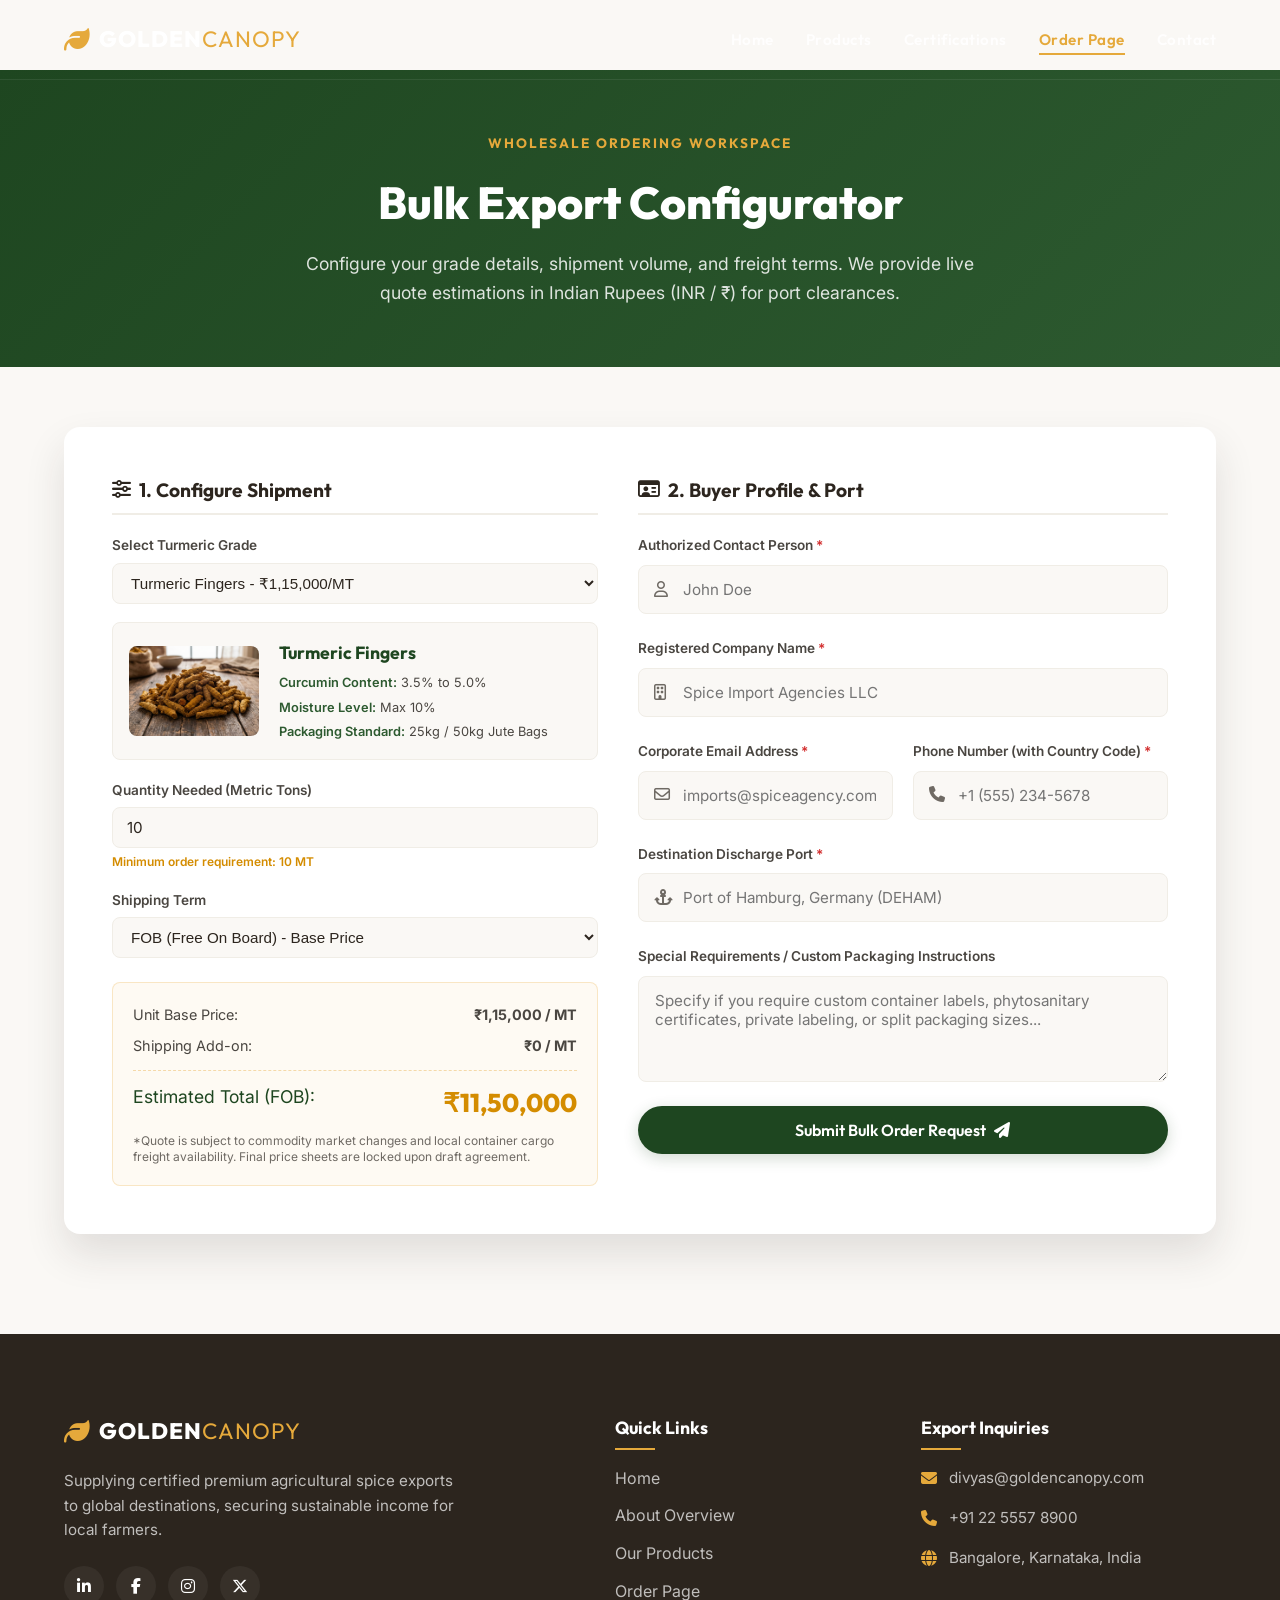
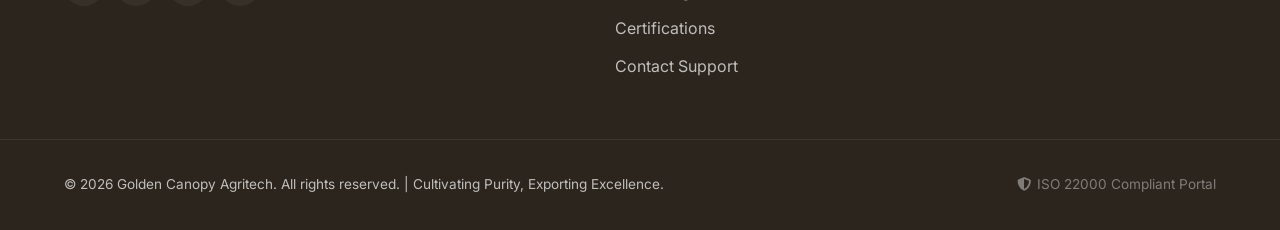
<file: order.html>
<!DOCTYPE html>
<html lang="en">
<head>
  <meta charset="UTF-8">
  <meta name="viewport" content="width=device-width, initial-scale=1.0">
  <meta name="description" content="Configure wholesale export orders for premium Turmeric Fingers, Turmeric Powder, and Organic Turmeric products. Request custom FOB/CIF quotes from Golden Canopy Agritech.">
  <title>Wholesale Export Order Configurator | Golden Canopy Agritech</title>
  
  <!-- Google Fonts -->
  <link rel="preconnect" href="https://fonts.googleapis.com">
  <link rel="preconnect" href="https://fonts.gstatic.com" crossorigin>
  <link href="https://fonts.googleapis.com/css2?family=Inter:wght@300;400;500;600;700&family=Outfit:wght@300;400;500;600;700;800&display=swap" rel="stylesheet">
  
  <!-- FontAwesome Icons -->
  <link rel="stylesheet" href="https://cdnjs.cloudflare.com/ajax/libs/font-awesome/6.4.0/css/all.min.css">
  
  <!-- Custom Styles -->
  <link rel="stylesheet" href="style.css">
</head>
<body class="order-page-body">

  <!-- Navigation Bar -->
  <header class="header scrolled"> <!-- Kept scrolled by default on order page for contrast -->
    <div class="nav-container">
      <a href="index.html#home" class="logo">
        <span class="logo-leaf"><i class="fa-solid fa-leaf"></i></span>
        <span class="logo-text">GOLDEN<span>CANOPY</span></span>
      </a>
      
      <nav class="navbar" id="navbar">
        <ul class="nav-menu">
          <li class="nav-item"><a href="index.html#home" class="nav-link">Home</a></li>
          <li class="nav-item"><a href="index.html#products" class="nav-link">Products</a></li>
          <li class="nav-item"><a href="index.html#certification" class="nav-link">Certifications</a></li>
          <li class="nav-item"><a href="order.html" class="nav-link active">Order Page</a></li>
          <li class="nav-item"><a href="index.html#contact" class="nav-link">Contact</a></li>
        </ul>
      </nav>

      <button class="mobile-toggle" aria-label="Toggle navigation menu" id="mobile-toggle">
        <span class="bar"></span>
        <span class="bar"></span>
        <span class="bar"></span>
      </button>
    </div>
  </header>

  <!-- Page Main Title Area -->
  <section class="order-hero-banner">
    <div class="container text-center">
      <span class="section-tag">Wholesale Ordering Workspace</span>
      <h1 class="order-hero-title">Bulk Export Configurator</h1>
      <p class="order-hero-desc">Configure your grade details, shipment volume, and freight terms. We provide live quote estimations in Indian Rupees (INR / ₹) for port clearances.</p>
    </div>
  </section>

  <!-- Order Workspace Configurator Section -->
  <section class="order-workspace-section">
    <div class="container">
      
      <!-- Order / Configurator Wrapper -->
      <div class="order-workspace-card" id="order-workspace-card">
        
        <!-- Form input State (active configuration) -->
        <div id="order-form-state">
          <div class="order-split-grid">
            
            <!-- Left Panel: Configurator details -->
            <div class="order-config-panel">
              <h3 class="panel-subtitle"><i class="fa-solid fa-sliders"></i> 1. Configure Shipment</h3>
              
              <div class="order-group">
                <label for="order-product-select">Select Turmeric Grade</label>
                <select id="order-product-select" class="form-control-order">
                  <option value="fingers" data-price="115000" data-min="10">Turmeric Fingers - ₹1,15,000/MT</option>
                  <option value="powder" data-price="140000" data-min="5">Turmeric Powder - ₹1,40,000/MT</option>
                  <option value="organic" data-price="205000" data-min="2">Organic Turmeric Powder - ₹2,05,000/MT</option>
                </select>
              </div>
              
              <!-- Product spec card update preview -->
              <div class="product-preview-specs-box" id="product-preview-specs-box">
                <div class="preview-img-wrapper">
                  <img src="images/fingers/fingers-1.jpg" alt="Selected product grade preview" id="order-preview-img">
                </div>
                <div class="preview-details">
                  <h4 id="order-preview-title">Turmeric Fingers</h4>
                  <ul class="preview-specs-list" id="order-preview-specs">
                    <li><span>Curcumin Content:</span> 3.5% to 5.0%</li>
                    <li><span>Moisture Level:</span> Max 10%</li>
                    <li><span>Packaging Standard:</span> 25kg / 50kg Jute Bags</li>
                  </ul>
                </div>
              </div>
              
              <div class="order-group">
                <label for="order-quantity">Quantity Needed (Metric Tons)</label>
                <div class="quantity-input-wrapper">
                  <input type="number" id="order-quantity" class="form-control-order" value="10" min="1" step="1">
                </div>
                <span class="min-order-note" id="min-order-note">Minimum order requirement: 10 MT</span>
              </div>

              <div class="order-group">
                <label for="order-shipping">Shipping Term</label>
                <select id="order-shipping" class="form-control-order">
                  <option value="FOB" data-extra="0">FOB (Free On Board) - Base Price</option>
                  <option value="CIF" data-extra="10000">CIF (Cost, Insurance &amp; Freight) - +₹10,000/MT</option>
                  <option value="CFR" data-extra="8000">CFR (Cost &amp; Freight) - +₹8,000/MT</option>
                </select>
              </div>
              
              <!-- Live Invoice Quote Calculator Box -->
              <div class="quote-calculator-box">
                <div class="calc-row">
                  <span>Unit Base Price:</span>
                  <strong id="calc-unit-price">₹1,15,000 / MT</strong>
                </div>
                <div class="calc-row">
                  <span>Shipping Add-on:</span>
                  <strong id="calc-shipping-price">₹0 / MT</strong>
                </div>
                <div class="calc-row total">
                  <span>Estimated Total (FOB):</span>
                  <strong id="calc-total-price">₹11,50,000</strong>
                </div>
                <p class="calc-terms-note">*Quote is subject to commodity market changes and local container cargo freight availability. Final price sheets are locked upon draft agreement.</p>
              </div>
            </div>
            
            <!-- Right Panel: Buyer registration form -->
            <div class="order-buyer-panel">
              <h3 class="panel-subtitle"><i class="fa-regular fa-id-card"></i> 2. Buyer Profile &amp; Port</h3>
              
              <form id="order-submit-form" novalidate>
                <div class="form-group">
                  <label for="order-name">Authorized Contact Person <span class="required">*</span></label>
                  <div class="input-wrapper">
                    <span class="input-icon"><i class="fa-regular fa-user"></i></span>
                    <input type="text" id="order-name" placeholder="John Doe" required>
                  </div>
                  <span class="error-msg" id="order-name-error">Contact person name is required.</span>
                </div>
                
                <div class="form-group">
                  <label for="order-company">Registered Company Name <span class="required">*</span></label>
                  <div class="input-wrapper">
                    <span class="input-icon"><i class="fa-regular fa-building"></i></span>
                    <input type="text" id="order-company" placeholder="Spice Import Agencies LLC" required>
                  </div>
                  <span class="error-msg" id="order-company-error">Company name is required.</span>
                </div>

                <div class="form-row">
                  <div class="form-group">
                    <label for="order-email">Corporate Email Address <span class="required">*</span></label>
                    <div class="input-wrapper">
                      <span class="input-icon"><i class="fa-regular fa-envelope"></i></span>
                      <input type="email" id="order-email" placeholder="imports@spiceagency.com" required>
                    </div>
                    <span class="error-msg" id="order-email-error">Valid business email is required.</span>
                  </div>
                  <div class="form-group">
                    <label for="order-phone">Phone Number (with Country Code) <span class="required">*</span></label>
                    <div class="input-wrapper">
                      <span class="input-icon"><i class="fa-solid fa-phone"></i></span>
                      <input type="tel" id="order-phone" placeholder="+1 (555) 234-5678" required>
                    </div>
                    <span class="error-msg" id="order-phone-error">Phone number is required.</span>
                  </div>
                </div>

                <div class="form-group">
                  <label for="order-port">Destination Discharge Port <span class="required">*</span></label>
                  <div class="input-wrapper">
                    <span class="input-icon"><i class="fa-solid fa-anchor"></i></span>
                    <input type="text" id="order-port" placeholder="Port of Hamburg, Germany (DEHAM)" required>
                  </div>
                  <span class="error-msg" id="order-port-error">Discharge port is required for custom quote calculations.</span>
                </div>

                <div class="form-group">
                  <label for="order-message">Special Requirements / Custom Packaging Instructions</label>
                  <div class="input-wrapper">
                    <textarea id="order-message" rows="4" placeholder="Specify if you require custom container labels, phytosanitary certificates, private labeling, or split packaging sizes..."></textarea>
                  </div>
                </div>

                <button type="submit" class="btn btn-primary btn-block" id="order-submit-btn">
                  Submit Bulk Order Request <i class="fa-solid fa-paper-plane"></i>
                </button>
              </form>
            </div>
            
          </div>
        </div>
        
        <!-- Success Receipt State (displays after successful submission) -->
        <div id="order-success-state" style="display: none;">
          <div class="success-icon"><i class="fa-solid fa-circle-check"></i></div>
          <h2 class="success-heading">Bulk Order Inquiry Registered</h2>
          <p class="success-desc">Thank you for submitting your wholesale request. Your custom configuration has been logged under Quote reference ID: <strong id="order-ref-number">GCA-2026-98412</strong></p>
          
          <div class="invoice-summary-card">
            <h4>Export Quotation Details</h4>
            <div class="invoice-row">
              <span>Selected Product Grade:</span>
              <strong id="summary-product">Turmeric Fingers</strong>
            </div>
            <div class="invoice-row">
              <span>Required Volume:</span>
              <strong id="summary-quantity">10 Metric Tons</strong>
            </div>
            <div class="invoice-row">
              <span>Shipping Terms:</span>
              <strong id="summary-shipping">FOB</strong>
            </div>
            <div class="invoice-row">
              <span>Discharge Destination Port:</span>
              <strong id="summary-port">Port of Hamburg</strong>
            </div>
            <hr class="invoice-divider">
            <div class="invoice-row total">
              <span>Estimated Quote Value (INR):</span>
              <strong id="summary-total">₹11,50,000</strong>
            </div>
          </div>
          
          <div class="invoice-next-steps">
            <p><i class="fa-solid fa-circle-info"></i> **Next Steps:**</p>
            <ul>
              <li>A digital specification sheet containing lab test report samples and banking terms has been dispatched to your corporate email.</li>
              <li>Our international sales manager will review container route schedules and email you a formalized contract draft within 12 business hours.</li>
            </ul>
          </div>
          
          <div class="action-buttons-group">
            <button class="btn btn-primary" onclick="window.print()"><i class="fa-solid fa-print"></i> Print Invoice Quote</button>
            <button class="btn btn-outline" id="order-success-reset-btn">Submit Another Configuration</button>
          </div>
        </div>

      </div>

    </div>
  </section>

  <!-- Footer Section -->
  <footer class="footer">
    <div class="footer-top">
      <div class="container footer-grid">
        <!-- Footer Col 1 -->
        <div class="footer-brand">
          <a href="index.html#home" class="logo footer-logo">
            <span class="logo-leaf"><i class="fa-solid fa-leaf"></i></span>
            <span class="logo-text">GOLDEN<span>CANOPY</span></span>
          </a>
          <p class="footer-tagline-text">Supplying certified premium agricultural spice exports to global destinations, securing sustainable income for local farmers.</p>
          <div class="social-links">
            <a href="#" aria-label="LinkedIn"><i class="fa-brands fa-linkedin-in"></i></a>
            <a href="#" aria-label="Facebook"><i class="fa-brands fa-facebook-f"></i></a>
            <a href="#" aria-label="Instagram"><i class="fa-brands fa-instagram"></i></a>
            <a href="#" aria-label="Twitter"><i class="fa-brands fa-x-twitter"></i></a>
          </div>
        </div>

        <!-- Footer Col 2 -->
        <div class="footer-links">
          <h4>Quick Links</h4>
          <ul class="footer-links-list">
            <li><a href="index.html#home">Home</a></li>
            <li><a href="index.html#about">About Overview</a></li>
            <li><a href="index.html#products">Our Products</a></li>
            <li><a href="order.html">Order Page</a></li>
            <li><a href="index.html#certification">Certifications</a></li>
            <li><a href="index.html#contact">Contact Support</a></li>
          </ul>
        </div>

        <!-- Footer Col 3 -->
        <div class="footer-contact">
          <h4>Export Inquiries</h4>
          <p><i class="fa-solid fa-envelope"></i> <a href="mailto:divyas@goldencanopy.com">divyas@goldencanopy.com</a></p>
          <p><i class="fa-solid fa-phone"></i> +91 22 5557 8900</p>
          <p><i class="fa-solid fa-globe"></i> Bangalore, Karnataka, India</p>
        </div>
      </div>
    </div>
    
    <div class="footer-bottom">
      <div class="container text-center flex flex-between">
        <p>&copy; 2026 Golden Canopy Agritech. All rights reserved. | Cultivating Purity, Exporting Excellence.</p>
        <p class="security-text"><i class="fa-solid fa-shield-halved"></i> ISO 22000 Compliant Portal</p>
      </div>
    </div>
  </footer>

  <!-- Unified custom scripts -->
  <script src="script.js"></script>
</body>
</html>
</file>
<file: style.css>
/* ==========================================================================
   GOLDEN CANOPY AGRITECH - STYLESHEET
   Core Design System: Green, Yellow, White & Earthy Tones
   ========================================================================== */

:root {
  /* Color Palette */
  --primary: #1E4620;        /* Forest Green */
  --primary-light: #2D5A30;
  --secondary: #E5A93B;      /* Golden Turmeric Yellow */
  --secondary-hover: #D48C00;
  --dark: #2C251E;           /* Soil Dark Brown */
  --light-bg: #FAF8F5;       /* Warm Cream */
  --white: #FFFFFF;
  --gray-light: #F0EDE6;     /* Muted Earth Accent */
  --gray: #6F6A64;           /* Neutral Body Text */
  --gray-dark: #4A4641;
  --success: #2e7d32;
  --error: #d32f2f;
  
  /* Glassmorphism Accents */
  --glass-bg: rgba(255, 255, 255, 0.85);
  --glass-border: rgba(255, 255, 255, 0.4);
  --glass-shadow: rgba(44, 37, 30, 0.08);

  /* Typography */
  --font-heading: 'Outfit', sans-serif;
  --font-body: 'Inter', sans-serif;

  /* Layout Constants */
  --header-height: 80px;
  --header-scroll-height: 70px;
  --border-radius-sm: 8px;
  --border-radius-md: 16px;
  --border-radius-lg: 30px;
  
  /* Transitions */
  --transition-fast: 0.2s ease;
  --transition-normal: 0.3s ease;
  --transition-slow: 0.5s cubic-bezier(0.4, 0, 0.2, 1);
  --shadow-card: 0 10px 30px rgba(44, 37, 30, 0.05);
  --shadow-hover: 0 20px 40px rgba(44, 37, 30, 0.12);
}

/* ==========================================================================
   1. RESET & GLOBAL STYLES
   ========================================================================== */
*, *::before, *::after {
  box-sizing: border-box;
  margin: 0;
  padding: 0;
}

html {
  scroll-behavior: smooth;
  font-size: 16px;
  -webkit-tap-highlight-color: transparent;
}

body {
  font-family: var(--font-body);
  background-color: var(--light-bg);
  color: var(--dark);
  line-height: 1.6;
  font-weight: 400;
  overflow-x: hidden;
}

img {
  max-width: 100%;
  display: block;
  height: auto;
}

a {
  text-decoration: none;
  color: inherit;
  transition: var(--transition-fast);
}

ul, ol {
  list-style: none;
}

button, input, textarea {
  font-family: inherit;
  font-size: inherit;
  outline: none;
  border: none;
}

button {
  cursor: pointer;
  background: none;
}

/* Custom Scrollbar */
::-webkit-scrollbar {
  width: 10px;
}
::-webkit-scrollbar-track {
  background: var(--light-bg);
}
::-webkit-scrollbar-thumb {
  background: var(--primary-light);
  border: 2px solid var(--light-bg);
  border-radius: var(--border-radius-sm);
}
::-webkit-scrollbar-thumb:hover {
  background: var(--secondary);
}

/* ==========================================================================
   2. REUSABLE UTILITIES
   ========================================================================== */
.container {
  width: 100%;
  max-width: 1200px;
  margin: 0 auto;
  padding: 0 24px;
}

.section {
  padding: 100px 0;
}

.grid {
  display: grid;
  gap: 32px;
}

.grid-2 {
  grid-template-columns: repeat(2, 1fr);
}

.grid-3 {
  grid-template-columns: repeat(3, 1fr);
}

.flex {
  display: flex;
}

.flex-between {
  justify-content: space-between;
  align-items: center;
}

.text-center {
  text-align: center;
}

.max-w-600 {
  max-width: 600px;
  margin-left: auto;
  margin-right: auto;
}

/* Buttons */
.btn {
  display: inline-flex;
  align-items: center;
  justify-content: center;
  gap: 8px;
  padding: 14px 28px;
  font-family: var(--font-heading);
  font-weight: 600;
  border-radius: var(--border-radius-lg);
  font-size: 1rem;
  transition: var(--transition-normal);
  transform: translateY(0);
}

.btn:active {
  transform: translateY(1px);
}

.btn-primary {
  background-color: var(--primary);
  color: var(--white);
  box-shadow: 0 4px 15px rgba(30, 70, 32, 0.2);
}

.btn-primary:hover {
  background-color: var(--secondary);
  color: var(--dark);
  box-shadow: 0 6px 20px rgba(229, 169, 59, 0.35);
  transform: translateY(-2px);
}

.btn-outline {
  background-color: transparent;
  color: var(--white);
  border: 2px solid var(--white);
}

.btn-outline:hover {
  background-color: var(--white);
  color: var(--primary);
  transform: translateY(-2px);
}

.btn-block {
  display: flex;
  width: 100%;
}

/* Typography styles */
.section-tag {
  display: inline-block;
  font-family: var(--font-heading);
  font-weight: 700;
  font-size: 0.85rem;
  color: var(--secondary);
  text-transform: uppercase;
  letter-spacing: 2px;
  margin-bottom: 12px;
}

.section-title {
  font-family: var(--font-heading);
  font-weight: 800;
  font-size: 2.5rem;
  color: var(--primary);
  line-height: 1.2;
  margin-bottom: 20px;
}

.section-desc {
  font-size: 1.1rem;
  color: var(--gray);
  margin-bottom: 60px;
}

.lead-text {
  font-size: 1.2rem;
  color: var(--primary-light);
  font-weight: 500;
  margin-bottom: 20px;
}

.text-content {
  color: var(--gray);
  margin-bottom: 30px;
}

/* ==========================================================================
   3. NAVIGATION BAR
   ========================================================================== */
.header {
  position: fixed;
  top: 0;
  left: 0;
  width: 100%;
  height: var(--header-height);
  z-index: 1000;
  background-color: transparent;
  border-bottom: 1px solid rgba(255, 255, 255, 0.08);
  transition: var(--transition-normal);
  display: flex;
  align-items: center;
}

.header.scrolled {
  height: var(--header-scroll-height);
  background-color: var(--glass-bg);
  border-bottom: 1px solid var(--glass-border);
  box-shadow: 0 4px 30px var(--glass-shadow);
  backdrop-filter: blur(12px);
}

.nav-container {
  width: 100%;
  max-width: 1200px;
  margin: 0 auto;
  padding: 0 24px;
  display: flex;
  justify-content: space-between;
  align-items: center;
}

/* Logo Design */
.logo {
  display: flex;
  align-items: center;
  gap: 8px;
  font-family: var(--font-heading);
  font-weight: 800;
  font-size: 1.4rem;
  letter-spacing: 1px;
}

.header.scrolled .logo {
  color: var(--primary);
}

.header:not(.scrolled) .logo {
  color: var(--white);
}

.logo-leaf {
  color: var(--secondary);
  font-size: 1.6rem;
  display: flex;
  align-items: center;
}

.logo-text span {
  font-weight: 400;
  color: var(--secondary);
}

/* Navigation Links */
.nav-menu {
  display: flex;
  gap: 32px;
}

.nav-link {
  font-family: var(--font-heading);
  font-weight: 600;
  font-size: 0.95rem;
  letter-spacing: 0.5px;
  position: relative;
  padding: 6px 0;
}

.header:not(.scrolled) .nav-link {
  color: rgba(255, 255, 255, 0.85);
}

.header.scrolled .nav-link {
  color: var(--gray-dark);
}

.header:not(.scrolled) .nav-link:hover,
.header:not(.scrolled) .nav-link.active {
  color: var(--secondary);
}

.header.scrolled .nav-link:hover,
.header.scrolled .nav-link.active {
  color: var(--primary);
}

.nav-link::after {
  content: '';
  position: absolute;
  bottom: 0;
  left: 0;
  width: 100%;
  height: 2px;
  background-color: var(--secondary);
  transform: scaleX(0);
  transform-origin: right;
  transition: transform var(--transition-normal);
}

.header.scrolled .nav-link::after {
  background-color: var(--primary);
}

.nav-link:hover::after,
.nav-link.active::after {
  transform: scaleX(1);
  transform-origin: left;
}

/* Mobile Toggle Hamburger Button */
.mobile-toggle {
  display: none;
  flex-direction: column;
  justify-content: space-between;
  width: 30px;
  height: 20px;
  z-index: 1001;
}

.mobile-toggle .bar {
  height: 3px;
  width: 100%;
  border-radius: 4px;
  transition: var(--transition-normal);
}

.header:not(.scrolled) .mobile-toggle .bar {
  background-color: var(--white);
}

.header.scrolled .mobile-toggle .bar {
  background-color: var(--primary);
}

/* ==========================================================================
   4. HERO SECTION
   ========================================================================== */
.hero {
  position: relative;
  width: 100%;
  min-height: 100vh;
  display: flex;
  align-items: center;
  justify-content: flex-start;
  padding-top: var(--header-height);
  background-image: url('images/hero-bg.jpg');
  background-size: cover;
  background-position: center;
  background-repeat: no-repeat;
  color: var(--white);
  overflow: hidden;
}

.hero-overlay {
  position: absolute;
  top: 0;
  left: 0;
  width: 100%;
  height: 100%;
  background: linear-gradient(135deg, rgba(30, 70, 32, 0.85) 0%, rgba(44, 37, 30, 0.6) 100%);
  z-index: 1;
}

.hero-content {
  position: relative;
  z-index: 2;
  max-width: 750px;
  padding: 0 40px;
  margin-left: calc((100vw - 1200px) / 2 + 24px);
}

@media (max-width: 1248px) {
  .hero-content {
    margin-left: 24px;
  }
}

.hero-subtitle {
  display: inline-flex;
  align-items: center;
  gap: 8px;
  background: rgba(229, 169, 59, 0.2);
  border: 1px solid rgba(229, 169, 59, 0.4);
  padding: 6px 16px;
  border-radius: var(--border-radius-lg);
  font-family: var(--font-heading);
  font-weight: 700;
  font-size: 0.85rem;
  color: var(--secondary);
  text-transform: uppercase;
  letter-spacing: 1px;
  margin-bottom: 24px;
}

.hero-title {
  font-family: var(--font-heading);
  font-weight: 800;
  font-size: 3.8rem;
  line-height: 1.1;
  color: var(--white);
  margin-bottom: 16px;
}

.hero-tagline {
  font-family: var(--font-heading);
  font-size: 1.5rem;
  color: var(--secondary);
  font-weight: 500;
  margin-bottom: 24px;
}

.hero-description {
  font-size: 1.1rem;
  color: rgba(255, 255, 255, 0.85);
  margin-bottom: 40px;
  line-height: 1.6;
}

.hero-cta-group {
  display: flex;
  gap: 16px;
}

.scroll-indicator {
  position: absolute;
  bottom: 30px;
  left: 50%;
  transform: translateX(-50%);
  z-index: 2;
  display: flex;
  flex-direction: column;
  align-items: center;
  gap: 8px;
  font-size: 0.85rem;
  opacity: 0.7;
}

.scroll-indicator span {
  font-family: var(--font-heading);
  font-weight: 600;
  letter-spacing: 1px;
}

.animate-bounce {
  animation: bounce 2s infinite;
}

@keyframes bounce {
  0%, 20%, 50%, 80%, 100% {
    transform: translateY(0);
  }
  40% {
    transform: translateY(-8px);
  }
  60% {
    transform: translateY(-4px);
  }
}

/* ==========================================================================
   5. OVERVIEW / ABOUT SECTION
   ========================================================================== */
.overview-section {
  background-color: var(--white);
  position: relative;
}

.about-stats-card {
  position: relative;
  display: flex;
  align-items: center;
  justify-content: center;
}

.stat-img-wrapper {
  position: relative;
  width: 100%;
  height: 400px;
  background-image: url('images/organic/organic-1.jpg');
  background-size: cover;
  background-position: center;
  border-radius: var(--border-radius-md);
  box-shadow: var(--shadow-card);
}

.stat-img-wrapper::after {
  content: '';
  position: absolute;
  top: 0;
  left: 0;
  width: 100%;
  height: 100%;
  background: linear-gradient(to bottom, rgba(30, 70, 32, 0.2), rgba(30, 70, 32, 0.7));
  border-radius: var(--border-radius-md);
}

.stat-overlay-card {
  position: absolute;
  background-color: var(--white);
  padding: 24px 32px;
  border-radius: var(--border-radius-md);
  box-shadow: 0 15px 35px rgba(44, 37, 30, 0.12);
  z-index: 5;
  text-align: center;
  max-width: 220px;
  bottom: 40px;
  left: -20px;
  border-left: 5px solid var(--secondary);
}

.stat-overlay-card.second {
  left: auto;
  right: -20px;
  bottom: auto;
  top: 40px;
  border-left: none;
  border-right: 5px solid var(--primary);
}

.stat-overlay-card h3 {
  font-family: var(--font-heading);
  font-size: 2.2rem;
  font-weight: 800;
  color: var(--primary);
  margin-bottom: 4px;
}

.stat-overlay-card p {
  font-size: 0.9rem;
  color: var(--gray);
  font-weight: 600;
}

.features-grid {
  display: grid;
  grid-template-columns: repeat(2, 1fr);
  gap: 24px;
  margin-top: 40px;
}

.feature-item {
  display: flex;
  gap: 16px;
}

.feature-icon {
  background-color: var(--gray-light);
  color: var(--primary);
  width: 48px;
  height: 48px;
  border-radius: 50%;
  display: flex;
  align-items: center;
  justify-content: center;
  font-size: 1.25rem;
  flex-shrink: 0;
  transition: var(--transition-normal);
}

.feature-item:hover .feature-icon {
  background-color: var(--primary);
  color: var(--white);
  transform: scale(1.1);
}

.feature-info h4 {
  font-family: var(--font-heading);
  font-size: 1.1rem;
  font-weight: 700;
  color: var(--dark);
  margin-bottom: 4px;
}

.feature-info p {
  font-size: 0.9rem;
  color: var(--gray);
}

/* ==========================================================================
   6. PRODUCTS SECTION
   ========================================================================== */
.products-section {
  background-color: var(--light-bg);
}

.product-card {
  background-color: var(--white);
  border-radius: var(--border-radius-md);
  overflow: hidden;
  box-shadow: var(--shadow-card);
  transition: var(--transition-slow);
  display: flex;
  flex-direction: column;
  height: 100%;
}

.product-card:hover {
  transform: translateY(-8px);
  box-shadow: var(--shadow-hover);
}

/* Carousel / Image Slider Stylings */
.carousel-container {
  position: relative;
  width: 100%;
  aspect-ratio: 4/3;
  overflow: hidden;
  background-color: var(--gray-light);
}

.carousel-slides {
  width: 100%;
  height: 100%;
  position: relative;
}

.slide {
  position: absolute;
  top: 0;
  left: 0;
  width: 100%;
  height: 100%;
  opacity: 0;
  visibility: hidden;
  transition: opacity var(--transition-slow), visibility var(--transition-slow);
}

.slide.active {
  opacity: 1;
  visibility: visible;
}

.slide img {
  width: 100%;
  height: 100%;
  object-fit: cover;
}

.carousel-btn {
  position: absolute;
  top: 50%;
  transform: translateY(-50%);
  width: 40px;
  height: 40px;
  border-radius: 50%;
  background-color: rgba(255, 255, 255, 0.9);
  color: var(--dark);
  box-shadow: 0 4px 10px rgba(0,0,0,0.1);
  display: flex;
  align-items: center;
  justify-content: center;
  z-index: 10;
  font-size: 0.9rem;
  opacity: 0;
  transition: var(--transition-normal);
}

.carousel-container:hover .carousel-btn {
  opacity: 1;
}

.carousel-btn:hover {
  background-color: var(--primary);
  color: var(--white);
}

.carousel-btn.prev {
  left: 16px;
}

.carousel-btn.next {
  right: 16px;
}

.carousel-dots {
  position: absolute;
  bottom: 16px;
  left: 50%;
  transform: translateX(-50%);
  display: flex;
  gap: 8px;
  z-index: 10;
}

.dot {
  width: 8px;
  height: 8px;
  border-radius: 50%;
  background-color: rgba(255, 255, 255, 0.5);
  cursor: pointer;
  transition: var(--transition-normal);
}

.dot.active {
  background-color: var(--secondary);
  width: 20px;
  border-radius: 4px;
}

/* Product Info */
.product-info {
  padding: 32px;
  display: flex;
  flex-direction: column;
  flex-grow: 1;
}

.product-name {
  font-family: var(--font-heading);
  font-size: 1.6rem;
  font-weight: 700;
  color: var(--primary);
  margin-bottom: 12px;
}

.product-description {
  font-size: 0.95rem;
  color: var(--gray);
  margin-bottom: 24px;
  line-height: 1.5;
}

/* Specifications Table/Accordion details */
.specs-wrapper {
  margin-top: auto;
  border-top: 1px solid var(--gray-light);
  padding-top: 20px;
}

.specs-title {
  font-family: var(--font-heading);
  font-size: 1rem;
  font-weight: 700;
  color: var(--dark);
  margin-bottom: 12px;
}

.specs-list {
  display: grid;
  gap: 8px;
}

.specs-list li {
  font-size: 0.85rem;
  display: flex;
  justify-content: space-between;
  border-bottom: 1px dashed var(--gray-light);
  padding-bottom: 6px;
  color: var(--gray-dark);
}

.specs-list li span {
  font-weight: 600;
  color: var(--primary-light);
}

/* Price and Order Button styling */
.price-order-action {
  margin-top: 20px;
  padding-top: 16px;
  border-top: 1px dashed var(--gray-light);
  display: flex;
  justify-content: space-between;
  align-items: center;
}

.product-price {
  font-size: 0.95rem;
  color: var(--gray-dark);
}

.product-price strong {
  font-family: var(--font-heading);
  font-size: 1.4rem;
  color: var(--secondary-hover);
  font-weight: 800;
}

.shipping-tag {
  display: inline-block;
  font-size: 0.75rem;
  background-color: var(--gray-light);
  color: var(--primary);
  padding: 2px 6px;
  border-radius: 4px;
  font-weight: 700;
  vertical-align: middle;
}

.btn-order {
  padding: 10px 20px !important;
  font-size: 0.85rem !important;
  border-radius: var(--border-radius-sm) !important;
}

/* ==========================================================================
   7. CERTIFICATION SECTION
   ========================================================================== */
.certification-section {
  background-color: var(--white);
}

.certificates-grid {
  margin-bottom: 40px;
}

.certificate-card {
  background-color: var(--light-bg);
  border-radius: var(--border-radius-md);
  overflow: hidden;
  box-shadow: var(--shadow-card);
  transition: var(--transition-normal);
  text-align: center;
  cursor: pointer;
  border: 1px solid rgba(44,37,30,0.03);
}

.certificate-card:hover {
  transform: translateY(-6px);
  box-shadow: var(--shadow-hover);
  border-color: var(--secondary);
}

.cert-image-container {
  position: relative;
  aspect-ratio: 4/3;
  overflow: hidden;
  background-color: var(--gray-light);
  user-select: none;
}

/* Shield Overlay to intercept clicks & drags on certificate images */
.cert-shield {
  position: absolute;
  top: 0;
  left: 0;
  width: 100%;
  height: 100%;
  z-index: 10;
  cursor: pointer;
}

.cert-img {
  width: 100%;
  height: 100%;
  object-fit: cover;
  transition: var(--transition-slow);
  pointer-events: none; /* Disable native browser dragging */
}

.certificate-card:hover .cert-img {
  transform: scale(1.05);
}

.cert-info {
  padding: 24px;
}

.cert-info h3 {
  font-family: var(--font-heading);
  font-size: 1.25rem;
  font-weight: 700;
  color: var(--primary);
  margin-bottom: 4px;
}

.cert-info p {
  font-size: 0.9rem;
  color: var(--gray);
  margin-bottom: 16px;
}

.cert-view-btn {
  display: inline-flex;
  align-items: center;
  gap: 8px;
  font-family: var(--font-heading);
  font-size: 0.85rem;
  font-weight: 700;
  color: var(--secondary-hover);
  transition: var(--transition-fast);
}

.certificate-card:hover .cert-view-btn {
  color: var(--primary);
}

.cert-footer-text {
  font-size: 0.85rem;
  color: var(--gray);
  display: inline-flex;
  align-items: center;
  gap: 8px;
  background-color: var(--light-bg);
  padding: 8px 20px;
  border-radius: var(--border-radius-lg);
  margin-top: 20px;
}

/* ==========================================================================
   8. CONTACT SECTION
   ========================================================================== */
.contact-section {
  background-color: var(--light-bg);
}

.contact-info-container {
  display: flex;
  flex-direction: column;
  justify-content: center;
}

.contact-subtitle {
  font-size: 1.1rem;
  color: var(--gray-dark);
  margin-bottom: 40px;
}

.contact-details {
  display: grid;
  gap: 32px;
  margin-bottom: 40px;
}

.contact-detail-item {
  display: flex;
  gap: 20px;
}

.contact-icon {
  width: 56px;
  height: 56px;
  border-radius: 12px;
  background-color: var(--white);
  color: var(--primary);
  box-shadow: var(--shadow-card);
  display: flex;
  align-items: center;
  justify-content: center;
  font-size: 1.4rem;
  flex-shrink: 0;
  transition: var(--transition-normal);
}

.contact-detail-item:hover .contact-icon {
  background-color: var(--primary);
  color: var(--white);
  transform: translateY(-3px);
}

.detail-text h4 {
  font-family: var(--font-heading);
  font-size: 1.1rem;
  font-weight: 700;
  color: var(--dark);
  margin-bottom: 4px;
}

.detail-text p {
  color: var(--gray);
  font-size: 0.95rem;
}

.detail-text a:hover {
  color: var(--primary);
}

.business-hours {
  background-color: var(--white);
  padding: 24px;
  border-radius: var(--border-radius-md);
  border-left: 4px solid var(--secondary);
  box-shadow: var(--shadow-card);
}

.business-hours h4 {
  font-family: var(--font-heading);
  font-weight: 700;
  color: var(--primary);
  margin-bottom: 8px;
  display: flex;
  align-items: center;
  gap: 8px;
}

.business-hours p {
  font-size: 0.9rem;
  color: var(--gray-dark);
}

/* Contact Form UI */
.contact-form-container {
  background-color: var(--white);
  padding: 48px;
  border-radius: var(--border-radius-md);
  box-shadow: var(--shadow-hover);
  position: relative;
  overflow: hidden;
}

.contact-form-container h3 {
  font-family: var(--font-heading);
  font-weight: 800;
  font-size: 1.8rem;
  color: var(--primary);
  margin-bottom: 8px;
}

.contact-form-container p {
  font-size: 0.95rem;
  color: var(--gray);
  margin-bottom: 32px;
}

.form-group {
  margin-bottom: 24px;
  position: relative;
}

.form-row {
  display: grid;
  grid-template-columns: repeat(2, 1fr);
  gap: 20px;
}

.form-group label {
  display: block;
  font-size: 0.85rem;
  font-weight: 600;
  color: var(--gray-dark);
  margin-bottom: 8px;
}

.form-group label .required {
  color: var(--error);
}

.input-wrapper {
  position: relative;
  display: flex;
  align-items: center;
}

.input-icon {
  position: absolute;
  left: 16px;
  color: var(--gray);
  font-size: 1rem;
  pointer-events: none;
}

.form-group input,
.form-group textarea {
  width: 100%;
  padding: 14px 16px 14px 44px;
  border: 1.5px solid var(--gray-light);
  background-color: var(--light-bg);
  border-radius: var(--border-radius-sm);
  color: var(--dark);
  font-size: 0.95rem;
  transition: var(--transition-normal);
}

.form-group textarea {
  padding-left: 16px;
  resize: vertical;
}

.form-group input:focus,
.form-group textarea:focus {
  border-color: var(--primary);
  background-color: var(--white);
  box-shadow: 0 0 0 4px rgba(30, 70, 32, 0.06);
}

/* Success / Error States styling */
.form-group.error input,
.form-group.error textarea {
  border-color: var(--error);
  background-color: rgba(211, 47, 47, 0.02);
}

.form-group.success input,
.form-group.success textarea {
  border-color: var(--success);
  background-color: rgba(46, 125, 50, 0.02);
}

.error-msg {
  display: none;
  font-size: 0.8rem;
  color: var(--error);
  margin-top: 6px;
  font-weight: 500;
}

.form-group.error .error-msg {
  display: block;
}

/* Submit Form Success Overlay state */
.form-success-state {
  position: absolute;
  top: 0;
  left: 0;
  width: 100%;
  height: 100%;
  background-color: var(--white);
  z-index: 20;
  padding: 48px;
  display: none;
  flex-direction: column;
  align-items: center;
  justify-content: center;
  text-align: center;
  animation: fadeIn var(--transition-normal);
}

.form-success-state.active {
  display: flex;
}

.success-icon {
  width: 80px;
  height: 80px;
  border-radius: 50%;
  background-color: rgba(46, 125, 50, 0.1);
  color: var(--success);
  font-size: 3rem;
  display: flex;
  align-items: center;
  justify-content: center;
  margin-bottom: 24px;
}

.form-success-state h3 {
  font-size: 2rem;
  font-weight: 800;
  color: var(--primary);
  margin-bottom: 12px;
}

.form-success-state p {
  color: var(--gray);
  max-width: 400px;
  margin-bottom: 30px;
}

@keyframes fadeIn {
  from { opacity: 0; transform: scale(0.98); }
  to { opacity: 1; transform: scale(1); }
}

/* ==========================================================================
   9. FOOTER
   ========================================================================== */
.footer {
  background-color: var(--dark);
  color: rgba(255, 255, 255, 0.7);
}

.footer-top {
  padding: 80px 0 60px;
  border-bottom: 1px solid rgba(255, 255, 255, 0.08);
}

.footer-grid {
  display: grid;
  grid-template-columns: 2fr 1fr 1.2fr;
  gap: 60px;
}

.footer-brand .logo {
  color: var(--white);
  margin-bottom: 20px;
}

.footer-tagline-text {
  font-size: 0.95rem;
  margin-bottom: 24px;
  max-width: 400px;
}

.social-links {
  display: flex;
  gap: 12px;
}

.social-links a {
  width: 40px;
  height: 40px;
  border-radius: 50%;
  background-color: rgba(255, 255, 255, 0.05);
  color: var(--white);
  display: flex;
  align-items: center;
  justify-content: center;
  transition: var(--transition-normal);
}

.social-links a:hover {
  background-color: var(--secondary);
  color: var(--dark);
  transform: translateY(-3px);
}

.footer-links h4,
.footer-contact h4 {
  font-family: var(--font-heading);
  font-size: 1.1rem;
  font-weight: 700;
  color: var(--white);
  margin-bottom: 24px;
  position: relative;
}

.footer-links h4::after,
.footer-contact h4::after {
  content: '';
  position: absolute;
  bottom: -8px;
  left: 0;
  width: 40px;
  height: 2px;
  background-color: var(--secondary);
}

.footer-links ul {
  display: grid;
  gap: 12px;
}

.footer-links a:hover {
  color: var(--secondary);
  padding-left: 4px;
}

.footer-contact p {
  display: flex;
  gap: 12px;
  margin-bottom: 16px;
  font-size: 0.95rem;
}

.footer-contact i {
  color: var(--secondary);
  font-size: 1rem;
  margin-top: 4px;
}

.footer-contact a:hover {
  color: var(--secondary);
}

.footer-bottom {
  padding: 30px 0;
  font-size: 0.85rem;
}

.footer-bottom p {
  margin: 4px 0;
}

.security-text {
  display: inline-flex;
  align-items: center;
  gap: 6px;
  color: rgba(255, 255, 255, 0.4);
}

/* ==========================================================================
   10. LIGHTBOX / MODAL FOR CERTIFICATES
   ========================================================================== */
.lightbox-modal {
  position: fixed;
  top: 0;
  left: 0;
  width: 100%;
  height: 100%;
  background-color: rgba(14, 18, 14, 0.95);
  z-index: 2000;
  display: flex;
  align-items: center;
  justify-content: center;
  opacity: 0;
  visibility: hidden;
  transition: opacity var(--transition-normal), visibility var(--transition-normal);
  padding: 40px;
}

.lightbox-modal.active {
  opacity: 1;
  visibility: visible;
}

.lightbox-close {
  position: absolute;
  top: 30px;
  right: 40px;
  color: var(--white);
  font-size: 2.5rem;
  transition: var(--transition-normal);
  z-index: 2010;
}

.lightbox-close:hover {
  color: var(--secondary);
  transform: rotate(90deg);
}

.lightbox-content {
  position: relative;
  max-width: 800px;
  width: 100%;
  max-height: 85vh;
  display: flex;
  align-items: center;
  justify-content: center;
  box-shadow: 0 25px 50px rgba(0,0,0,0.5);
  border-radius: var(--border-radius-sm);
  background-color: var(--white);
  overflow: hidden;
  user-select: none;
  transform: scale(0.95);
  transition: transform var(--transition-normal);
}

.lightbox-modal.active .lightbox-content {
  transform: scale(1);
}

.lightbox-img {
  width: 100%;
  height: auto;
  max-height: 85vh;
  object-fit: contain;
  pointer-events: none; /* Disable click drag on browser */
}

/* Lightbox shield layer to trap click/right clicks and block saving */
.lightbox-shield {
  position: absolute;
  top: 0;
  left: 0;
  width: 100%;
  height: 100%;
  z-index: 2005;
}

/* ==========================================================================
   11. SCROLL REVEAL ANIMATIONS
   ========================================================================== */
.reveal-up {
  opacity: 0;
  transform: translateY(40px);
  transition: opacity 0.8s cubic-bezier(0.2, 0.8, 0.2, 1), 
              transform 0.8s cubic-bezier(0.2, 0.8, 0.2, 1);
}

.reveal-left {
  opacity: 0;
  transform: translateX(-40px);
  transition: opacity 0.8s cubic-bezier(0.2, 0.8, 0.2, 1), 
              transform 0.8s cubic-bezier(0.2, 0.8, 0.2, 1);
}

.reveal-right {
  opacity: 0;
  transform: translateX(40px);
  transition: opacity 0.8s cubic-bezier(0.2, 0.8, 0.2, 1), 
              transform 0.8s cubic-bezier(0.2, 0.8, 0.2, 1);
}

.text-reveal {
  opacity: 0;
  transform: translateY(20px);
  animation: textRevealInit 1s cubic-bezier(0.2, 0.8, 0.2, 1) forwards;
  animation-delay: 0.3s;
}

@keyframes textRevealInit {
  to {
    opacity: 1;
    transform: translateY(0);
  }
}

.visible {
  opacity: 1;
  transform: translate(0) !important;
}

/* ==========================================================================
   12. RESPONSIVE MEDIA QUERIES
   ========================================================================== */

/* Tablet Viewports */
@media (max-width: 1024px) {
  .section {
    padding: 80px 0;
  }
  
  .grid-3 {
    grid-template-columns: repeat(2, 1fr);
  }
  
  .hero-title {
    font-size: 3rem;
  }
  
  .footer-grid {
    grid-template-columns: 1fr 1fr;
    gap: 40px;
  }
  
  .footer-brand {
    grid-column: span 2;
  }
}

/* Mobile Viewports */
@media (max-width: 768px) {
  :root {
    --header-height: 70px;
  }
  
  .section {
    padding: 60px 0;
  }
  
  .section-title {
    font-size: 2rem;
  }
  
  .grid-2, .grid-3 {
    grid-template-columns: 1fr;
  }
  
  /* Mobile Menu navigation drawer style */
  .mobile-toggle {
    display: flex;
  }
  
  .navbar {
    position: fixed;
    top: var(--header-height);
    left: 0;
    width: 100%;
    height: calc(100vh - var(--header-height));
    background-color: var(--white);
    z-index: 999;
    transform: translateX(100%);
    transition: transform var(--transition-normal);
    box-shadow: 0 10px 30px rgba(0,0,0,0.1);
  }
  
  .navbar.active {
    transform: translateX(0);
  }
  
  .nav-menu {
    flex-direction: column;
    align-items: center;
    justify-content: center;
    height: 100%;
    gap: 40px;
    padding: 40px 0;
  }
  
  .nav-link {
    font-size: 1.25rem;
    color: var(--dark) !important;
  }
  
  .mobile-toggle.active .bar:nth-child(1) {
    transform: translateY(8px) rotate(45deg);
  }
  
  .mobile-toggle.active .bar:nth-child(2) {
    opacity: 0;
  }
  
  .mobile-toggle.active .bar:nth-child(3) {
    transform: translateY(-9px) rotate(-45deg);
  }
  
  /* Hero section updates */
  .hero {
    align-items: center;
    text-align: center;
  }
  
  .hero-content {
    padding: 0 16px;
    margin-left: 0;
  }
  
  .hero-title {
    font-size: 2.4rem;
  }
  
  .hero-tagline {
    font-size: 1.2rem;
  }
  
  .hero-cta-group {
    flex-direction: column;
    gap: 12px;
  }
  
  .btn {
    width: 100%;
  }
  
  /* About section stats cards overlap spacing */
  .stat-img-wrapper {
    height: 300px;
    margin-bottom: 40px;
  }
  
  .stat-overlay-card {
    left: 20px;
    bottom: -20px;
  }
  
  .stat-overlay-card.second {
    right: 20px;
    top: -20px;
  }
  
  /* Form components layout */
  .form-row {
    grid-template-columns: 1fr;
    gap: 0;
  }
  
  .contact-form-container {
    padding: 30px 20px;
  }
  
  /* Footer layout */
  .footer-grid {
    grid-template-columns: 1fr;
    gap: 30px;
  }
  
  .footer-brand {
    grid-column: span 1;
  }
  
  .footer-bottom .container {
    flex-direction: column;
    gap: 12px;
  }
  
  .lightbox-modal {
    padding: 20px;
  }
  
  .lightbox-close {
    top: 20px;
    right: 20px;
    font-size: 2rem;
  }
  
  /* Order Modal Mobile Settings */
  .order-split-grid {
    grid-template-columns: 1fr;
    gap: 30px;
  }
  
  .order-modal-content {
    padding: 30px 16px;
  }
  
  .order-modal-title {
    font-size: 1.6rem;
  }
}

/* ==========================================================================
   13. ORDER INQUIRY MODAL STYLES
   ========================================================================== */
.order-modal {
  position: fixed;
  top: 0;
  left: 0;
  width: 100%;
  height: 100%;
  background-color: rgba(44, 37, 30, 0.7);
  backdrop-filter: blur(5px);
  z-index: 2500;
  display: flex;
  align-items: center;
  justify-content: center;
  opacity: 0;
  visibility: hidden;
  transition: opacity var(--transition-normal), visibility var(--transition-normal);
  padding: 20px;
}

.order-modal.active {
  opacity: 1;
  visibility: visible;
}

.order-modal-close {
  position: absolute;
  top: 20px;
  right: 20px;
  color: var(--gray-dark);
  font-size: 1.8rem;
  transition: var(--transition-normal);
  z-index: 2510;
}

.order-modal-close:hover {
  color: var(--primary);
  transform: rotate(90deg);
}

.order-modal-content {
  position: relative;
  background-color: var(--white);
  border-radius: var(--border-radius-md);
  max-width: 950px;
  width: 100%;
  max-height: 90vh;
  padding: 40px;
  box-shadow: 0 30px 60px rgba(0,0,0,0.25);
  overflow-y: auto;
  transform: scale(0.95);
  transition: transform var(--transition-normal);
}

.order-modal.active .order-modal-content {
  transform: scale(1);
}

.order-modal-title {
  font-family: var(--font-heading);
  font-size: 2rem;
  color: var(--primary);
  font-weight: 800;
  margin-bottom: 8px;
  display: flex;
  align-items: center;
  gap: 12px;
}

.order-modal-desc {
  font-size: 0.95rem;
  color: var(--gray);
  margin-bottom: 24px;
}

.order-split-grid {
  display: grid;
  grid-template-columns: 1.1fr 1.2fr;
  gap: 40px;
}

.panel-subtitle {
  font-family: var(--font-heading);
  font-size: 1.2rem;
  font-weight: 700;
  color: var(--dark);
  border-bottom: 2px solid var(--gray-light);
  padding-bottom: 8px;
  margin-bottom: 20px;
  display: flex;
  align-items: center;
  gap: 8px;
}

.order-group {
  margin-bottom: 18px;
}

.order-group label {
  display: block;
  font-size: 0.85rem;
  font-weight: 600;
  color: var(--gray-dark);
  margin-bottom: 6px;
}

.order-group select,
.order-group input {
  width: 100%;
  padding: 10px 14px;
  border: 1.5px solid var(--gray-light);
  background-color: var(--light-bg);
  border-radius: var(--border-radius-sm);
  color: var(--dark);
  font-size: 0.95rem;
  transition: var(--transition-normal);
}

.order-group select:focus,
.order-group input:focus {
  border-color: var(--primary);
  background-color: var(--white);
}

.min-order-note {
  display: block;
  font-size: 0.75rem;
  color: var(--secondary-hover);
  margin-top: 4px;
  font-weight: 600;
}

/* Quote Live Calculator Box styles */
.quote-calculator-box {
  background-color: rgba(229, 169, 59, 0.06);
  border: 1px solid rgba(229, 169, 59, 0.25);
  border-radius: var(--border-radius-sm);
  padding: 20px;
  margin-top: 24px;
}

.calc-row {
  display: flex;
  justify-content: space-between;
  font-size: 0.9rem;
  margin-bottom: 8px;
  color: var(--gray-dark);
}

.calc-row.total {
  font-size: 1.1rem;
  border-top: 1px dashed rgba(229, 169, 59, 0.4);
  padding-top: 12px;
  margin-top: 12px;
  color: var(--primary);
}

.calc-row.total strong {
  font-family: var(--font-heading);
  font-size: 1.6rem;
  color: var(--secondary-hover);
  font-weight: 800;
}

.calc-terms-note {
  font-size: 0.75rem;
  color: var(--gray);
  margin-top: 10px;
  line-height: 1.3;
}

/* Invoice Slip inside Success State */
.invoice-summary-card {
  background-color: var(--light-bg);
  border: 1.5px solid var(--gray-light);
  border-radius: var(--border-radius-sm);
  padding: 24px;
  margin: 24px auto;
  max-width: 480px;
  text-align: left;
  box-shadow: 0 4px 15px rgba(0,0,0,0.02);
}

.invoice-summary-card h4 {
  font-family: var(--font-heading);
  font-size: 1.1rem;
  color: var(--primary);
  margin-bottom: 16px;
  border-bottom: 1.5px solid var(--gray-light);
  padding-bottom: 6px;
}

.invoice-row {
  display: flex;
  justify-content: space-between;
  font-size: 0.9rem;
  margin-bottom: 10px;
  color: var(--gray-dark);
}

.invoice-divider {
  border: 0;
  border-top: 1px dashed var(--gray-light);
  margin: 12px 0;
}

.invoice-row.total {
  font-size: 1rem;
  color: var(--dark);
}

.invoice-row.total strong {
  font-family: var(--font-heading);
  font-size: 1.4rem;
  color: var(--success);
}

.success-desc {
  font-size: 1.1rem;
  color: var(--gray-dark);
}

.follow-up-note {
  font-size: 0.85rem;
  color: var(--gray);
  max-width: 580px;
  margin: 0 auto 24px;
}

/* ==========================================================================
   14. ORDER CONFIGURATOR PAGE DEDICATED STYLES
   ========================================================================== */
.order-page-body {
  padding-top: var(--header-scroll-height);
}

.order-hero-banner {
  background: linear-gradient(135deg, var(--primary) 0%, var(--primary-light) 100%);
  color: var(--white);
  padding: 60px 0;
  text-align: center;
  position: relative;
}

.order-hero-title {
  font-family: var(--font-heading);
  font-size: 2.8rem;
  font-weight: 800;
  margin-bottom: 12px;
}

.order-hero-desc {
  font-size: 1.1rem;
  color: rgba(255,255,255,0.85);
  max-width: 700px;
  margin: 0 auto;
}

.order-workspace-section {
  padding: 60px 0 100px;
}

.order-workspace-card {
  background-color: var(--white);
  border-radius: var(--border-radius-md);
  box-shadow: var(--shadow-hover);
  padding: 48px;
}

/* Specs preview block inside ordering form */
.product-preview-specs-box {
  display: flex;
  gap: 20px;
  background-color: var(--light-bg);
  border: 1px solid var(--gray-light);
  padding: 16px;
  border-radius: var(--border-radius-sm);
  margin-bottom: 20px;
  align-items: center;
}

.preview-img-wrapper {
  width: 130px;
  height: 90px;
  border-radius: var(--border-radius-sm);
  overflow: hidden;
  flex-shrink: 0;
}

.preview-img-wrapper img {
  width: 100%;
  height: 100%;
  object-fit: cover;
}

.preview-details h4 {
  font-family: var(--font-heading);
  font-size: 1.1rem;
  color: var(--primary);
  font-weight: 700;
  margin-bottom: 6px;
}

.preview-specs-list {
  display: grid;
  gap: 4px;
}

.preview-specs-list li {
  font-size: 0.8rem;
  color: var(--gray-dark);
}

.preview-specs-list li span {
  font-weight: 600;
  color: var(--primary-light);
}

.form-control-order {
  height: auto;
}

/* Confirmation Success Receipt Styles */
.success-heading {
  font-family: var(--font-heading);
  font-size: 2.2rem;
  font-weight: 800;
  color: var(--primary);
  margin-top: 10px;
  margin-bottom: 12px;
}

.invoice-next-steps {
  max-width: 580px;
  margin: 0 auto 30px;
  text-align: left;
  background-color: rgba(46, 125, 50, 0.04);
  border-left: 4px solid var(--success);
  padding: 20px;
  border-radius: 0 var(--border-radius-sm) var(--border-radius-sm) 0;
}

.invoice-next-steps p {
  font-weight: 700;
  color: var(--success);
  margin-bottom: 8px;
  font-size: 0.95rem;
}

.invoice-next-steps ul {
  list-style: disc;
  padding-left: 20px;
  display: grid;
  gap: 8px;
}

.invoice-next-steps li {
  font-size: 0.85rem;
  color: var(--gray-dark);
}

.action-buttons-group {
  display: flex;
  justify-content: center;
  gap: 16px;
}

/* PRINT MEDIA STYLES - Hides forms and leaves clean receipt document */
@media print {
  body {
    background-color: #fff;
    color: #000;
    font-size: 12pt;
  }
  .header, .footer, .order-hero-banner, .action-buttons-group, .invoice-next-steps, .success-icon {
    display: none !important;
  }
  .order-workspace-section {
    padding: 0;
  }
  .order-workspace-card {
    box-shadow: none;
    padding: 0;
  }
  .invoice-summary-card {
    border: 1px solid #000;
    box-shadow: none;
    max-width: 100%;
    margin: 40px 0;
    background-color: #fff;
  }
  .invoice-row.total strong {
    color: #000;
  }
}

/* Tablet & Mobile tweaks for new order page structure */
@media (max-width: 768px) {
  .order-hero-title {
    font-size: 2rem;
  }
  .order-workspace-card {
    padding: 24px 16px;
  }
  .product-preview-specs-box {
    flex-direction: column;
    text-align: center;
  }
  .preview-img-wrapper {
    width: 100%;
    height: 140px;
  }
  .action-buttons-group {
    flex-direction: column;
    gap: 12px;
  }
}
</file>
